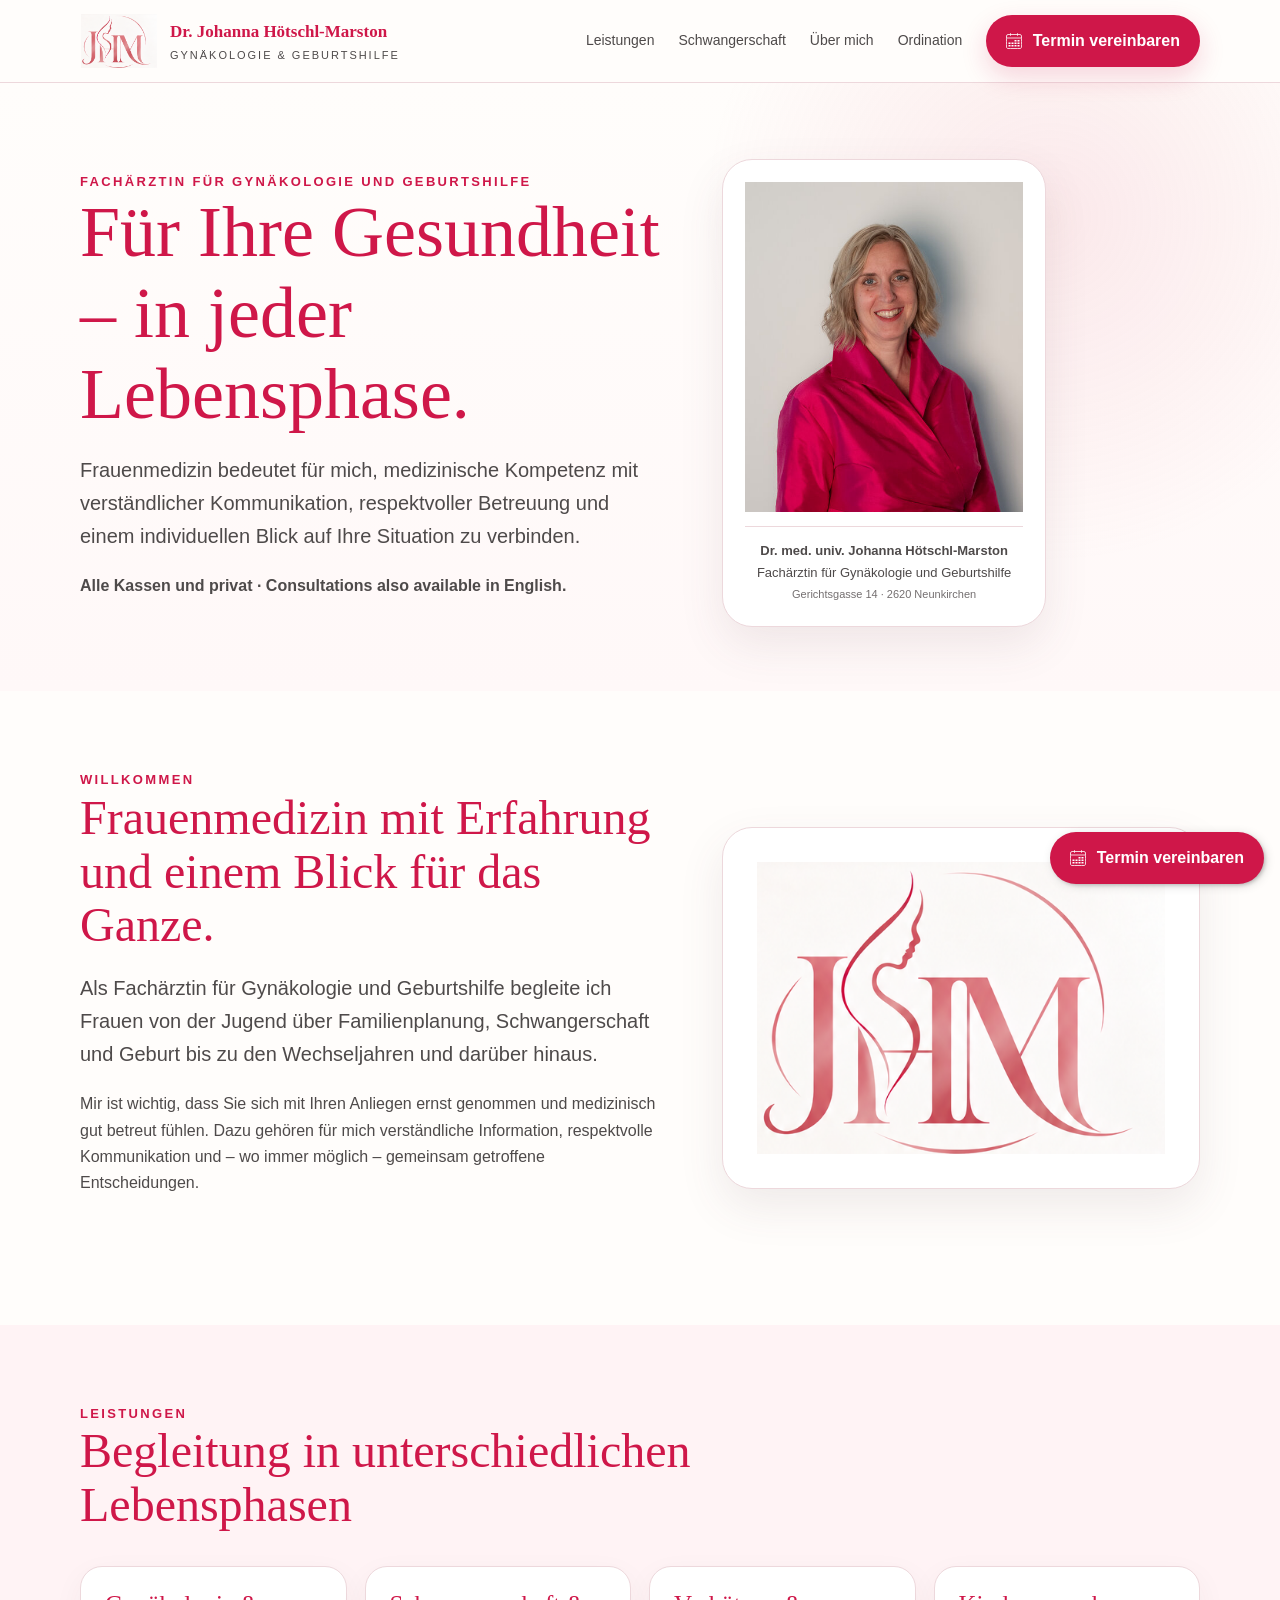
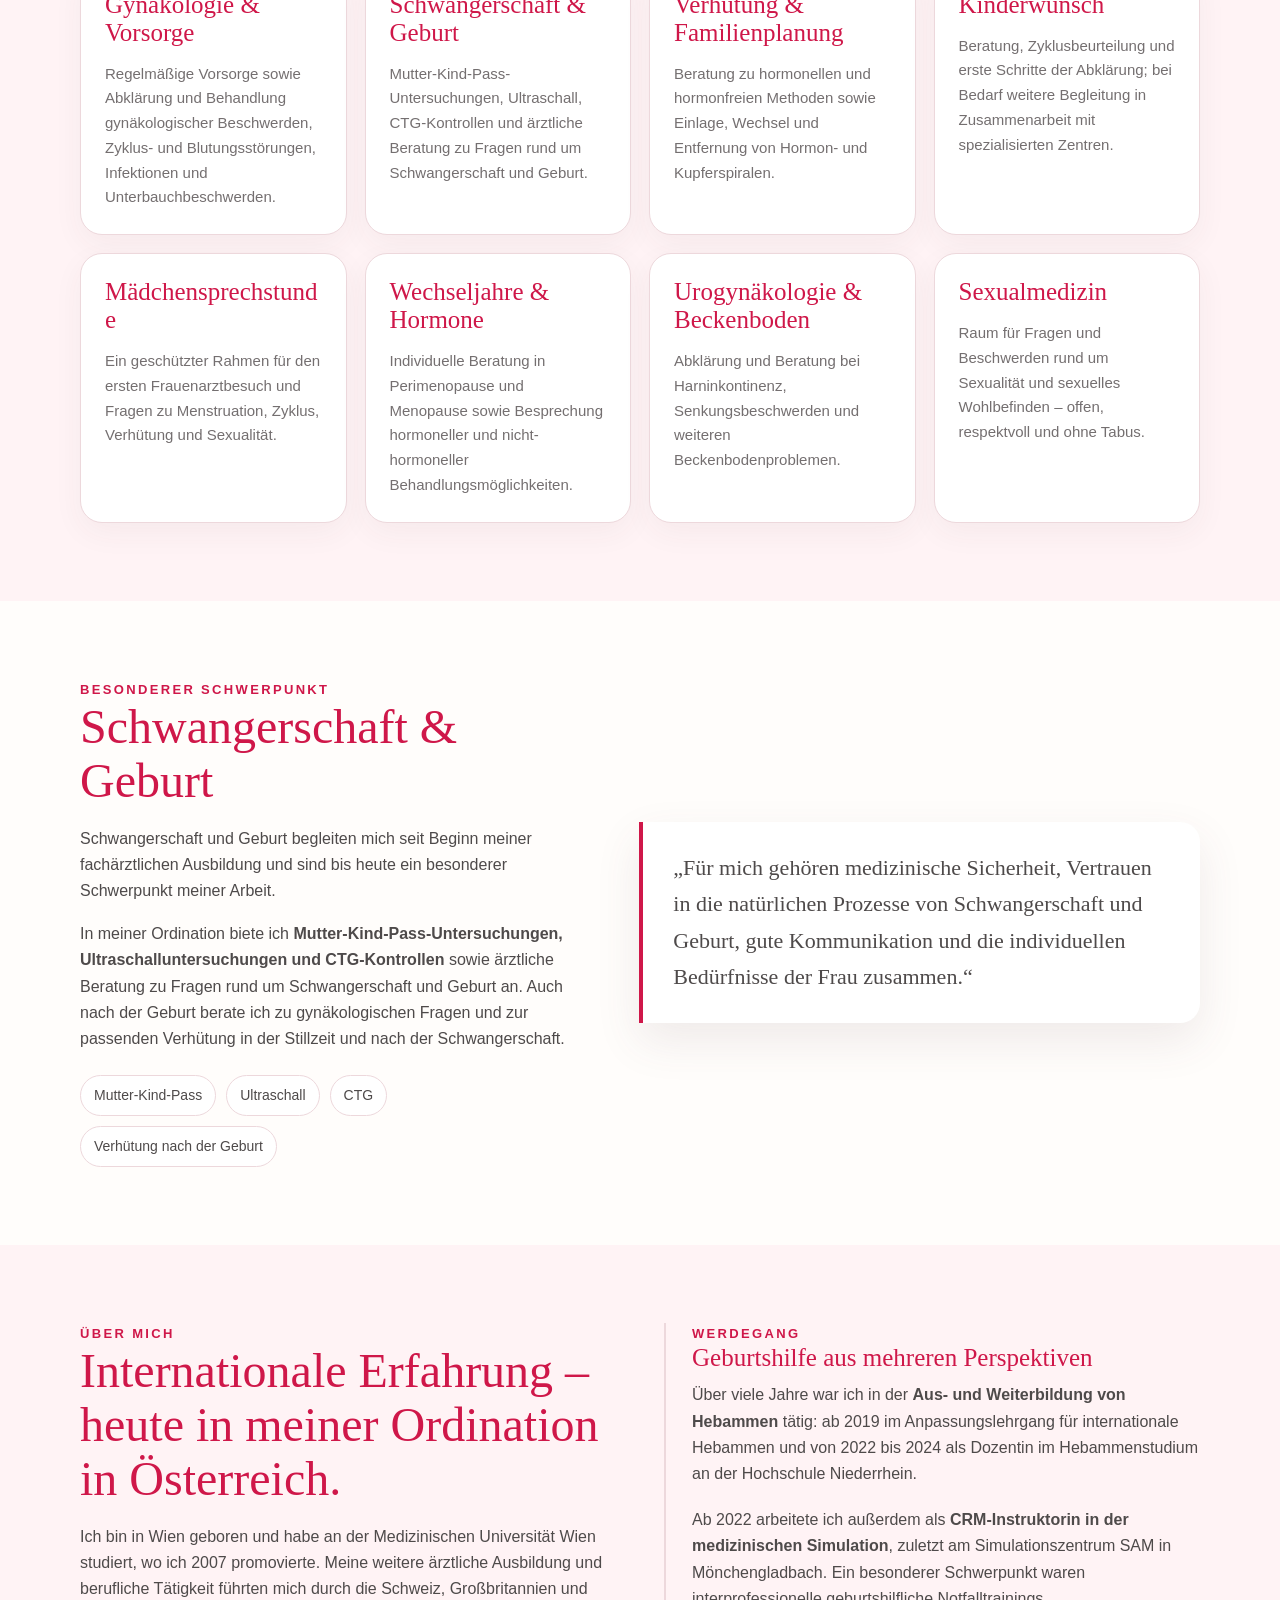
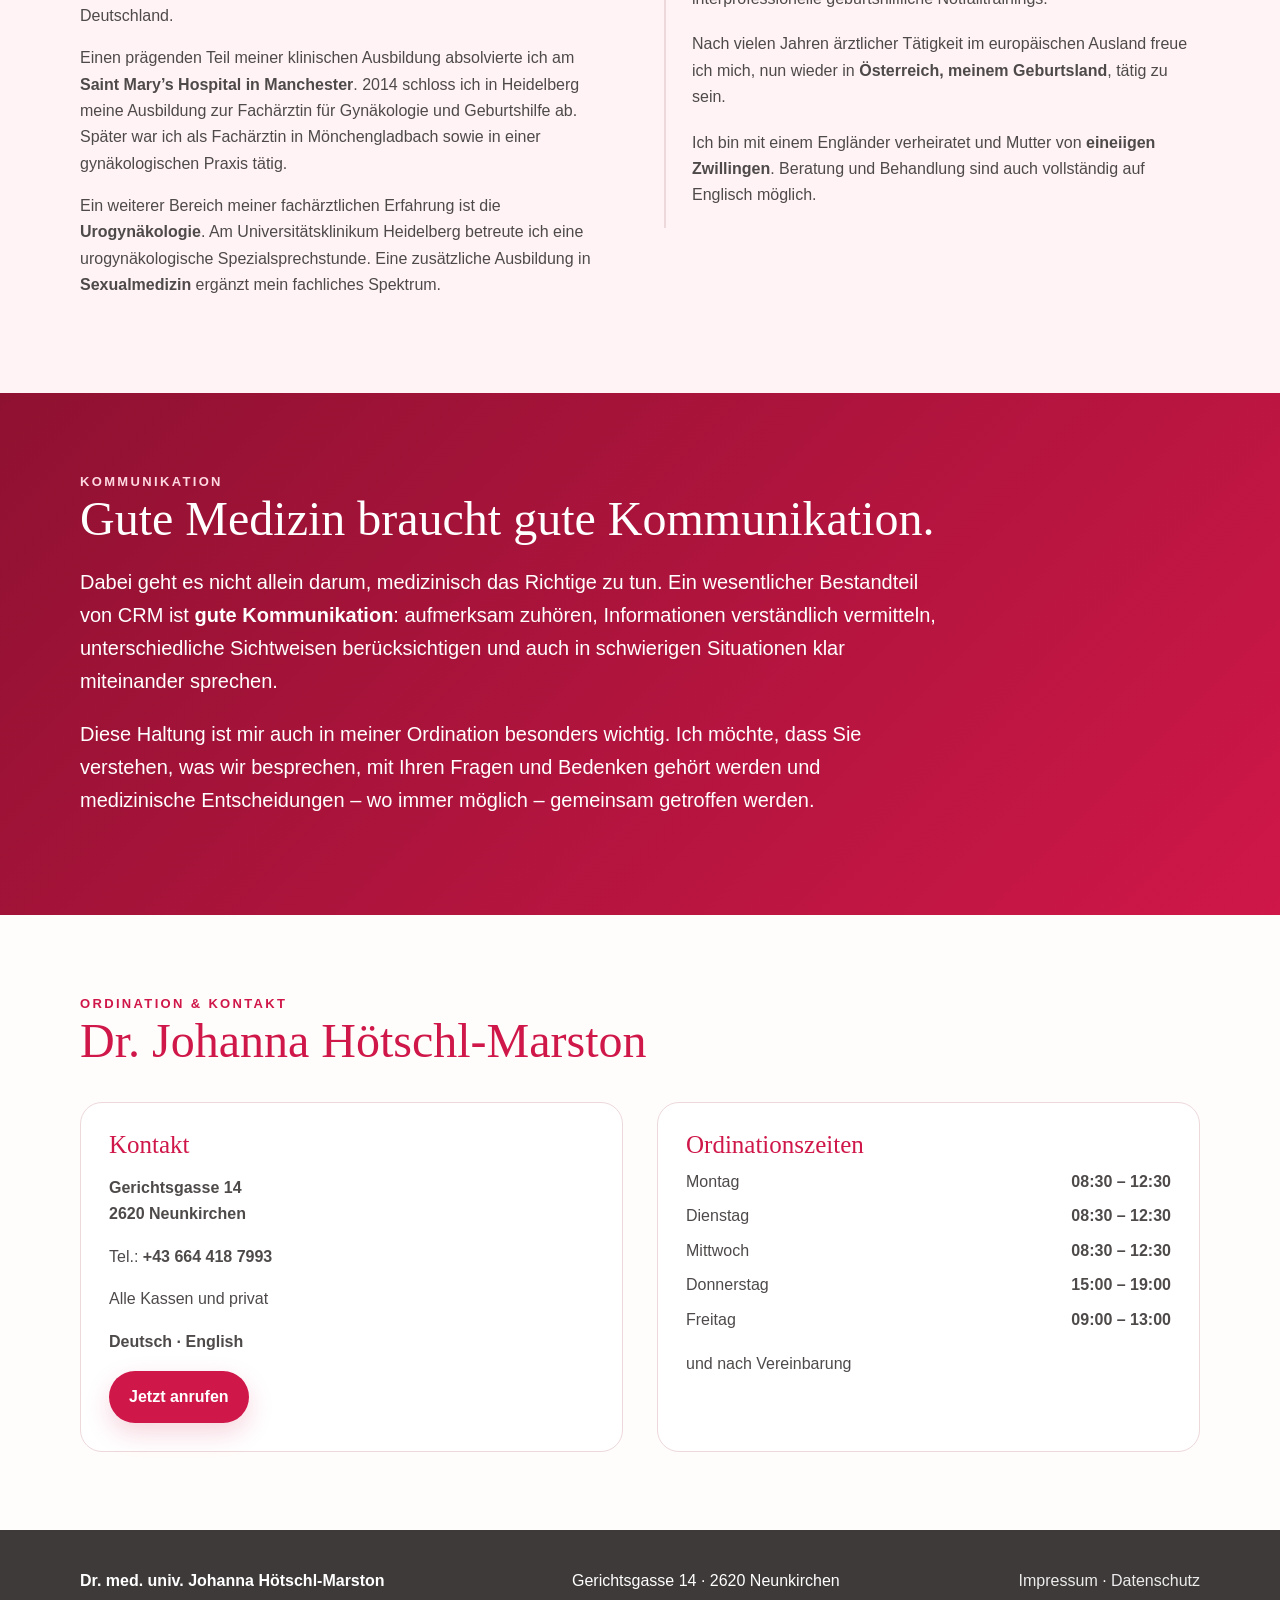
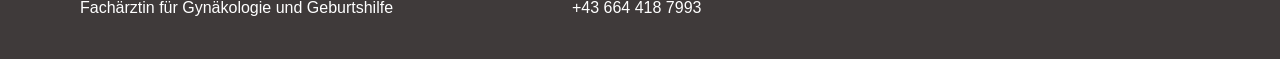
<file: index.html>
<!DOCTYPE html>
<html lang="de">
<head>
<meta charset="utf-8">
<meta name="viewport" content="width=device-width, initial-scale=1">
<title>Dr. Johanna Hötschl-Marston | Gynäkologie & Geburtshilfe</title>
<link rel="stylesheet" href="css/styles.css">
</head>
<body>

<header>
  <div class="container nav">
    <a class="brand" href="#start">
      <img src="assets/logo.png" alt="Praxislogo Dr. Johanna Hötschl-Marston">
      <div class="brand-text">
        <strong>Dr. Johanna Hötschl-Marston</strong>
        <span>Gynäkologie & Geburtshilfe</span>
      </div>
    </a>
    <div class="nav-right">
      <nav aria-label="Hauptnavigation">
        <ul id="mainNav">
          <li><a href="#leistungen">Leistungen</a></li>
          <li><a href="#schwangerschaft">Schwangerschaft</a></li>
          <li><a href="#ueber-mich">Über mich</a></li>
          <li><a href="#ordination">Ordination</a></li>
        </ul>
      </nav>
      <a class="btn js-book-btn" href="#ordination" aria-label="Termin vereinbaren">
        <svg class="cal-icon" aria-hidden="true" viewBox="0 0 20 20" width="16" height="16">
          <path stroke="currentColor" fill-opacity="0" stroke-width="1" d="M17.5 1.88C18.54 1.88 19.37 2.71 19.37 3.75C19.37 6.88 19.37 14.38 19.37 17.5C19.37 18.54 18.54 19.38 17.5 19.38C14.12 19.38 5.87 19.38 2.5 19.38C1.46 19.38 0.63 18.54 0.63 17.5C0.63 14.38 0.63 6.88 0.63 3.75C0.63 2.71 1.46 1.88 2.5 1.88C5.87 1.88 14.12 1.88 17.5 1.88Z M19.38 6.25L0.63 6.25 M5.63 3.44L5.63 0.31 M14.38 3.44L14.38 0.31"></path>
          <path fill="currentColor" stroke-opacity="1" d="M6.88 15L9.38 15L9.38 16.88L6.88 16.88L6.88 15Z M14.38 8.75L16.88 8.75L16.88 10.63L14.38 10.63L14.38 8.75Z M3.13 15L5.63 15L5.63 16.88L3.13 16.88L3.13 15Z M10.63 8.75L13.13 8.75L13.13 10.63L10.63 10.63L10.63 8.75Z M6.88 11.88L9.38 11.88L9.38 13.75L6.88 13.75L6.88 11.88Z M10.63 15L13.13 15L13.13 16.88L10.63 16.88L10.63 15Z M10.63 11.88L13.13 11.88L13.13 13.75L10.63 13.75L10.63 11.88Z M14.38 15L16.88 15L16.88 16.88L14.38 16.88L14.38 15Z M14.38 11.88L16.88 11.88L16.88 13.75L14.38 13.75L14.38 11.88Z M3.12 11.88L5.63 11.88L5.63 13.75L3.12 13.75L3.12 11.88Z"></path>
        </svg>
        <span class="btn-label">Termin</span><span class="btn-label-extra"> vereinbaren</span>
      </a>
      <button class="nav-toggle" type="button" aria-expanded="false" aria-controls="mainNav" aria-label="Menü öffnen">
        <span></span><span></span><span></span>
      </button>
    </div>
  </div>
</header>

<main id="start">
  <section class="hero">
    <div class="container hero-grid">
      <div>
        <div class="eyebrow">Fachärztin für Gynäkologie und Geburtshilfe</div>
        <h1>Für Ihre Gesundheit – in jeder Lebensphase.</h1>
        <p class="lead">Frauenmedizin bedeutet für mich, medizinische Kompetenz mit verständlicher Kommunikation, respektvoller Betreuung und einem individuellen Blick auf Ihre Situation zu verbinden.</p>
        <p><strong>Alle Kassen und privat · Consultations also available in English.</strong></p>
      </div>
      <div class="hero-card hero-card-photo">
        <img class="hero-photo" src="assets/foto-800.jpg"
             srcset="assets/foto-480.jpg 480w, assets/foto-800.jpg 800w, assets/foto-1200.jpg 1200w"
             sizes="(max-width: 640px) 90vw, 430px"
             width="800" height="950"
             alt="Dr. Johanna Hötschl-Marston">
        <div class="hero-meta">
          <strong>Dr. med. univ. Johanna Hötschl-Marston</strong><br>
          Fachärztin für Gynäkologie und Geburtshilfe<br>
          <span class="small">Gerichtsgasse 14 · 2620 Neunkirchen</span>
        </div>
      </div>
    </div>
  </section>

  <section>
    <div class="container hero-grid">
      <div class="section-intro">
        <div class="eyebrow">Willkommen</div>
        <h2>Frauenmedizin mit Erfahrung und einem Blick für das Ganze.</h2>
        <p class="lead">Als Fachärztin für Gynäkologie und Geburtshilfe begleite ich Frauen von der Jugend über Familienplanung, Schwangerschaft und Geburt bis zu den Wechseljahren und darüber hinaus.</p>
        <p>Mir ist wichtig, dass Sie sich mit Ihren Anliegen ernst genommen und medizinisch gut betreut fühlen. Dazu gehören für mich verständliche Information, respektvolle Kommunikation und – wo immer möglich – gemeinsam getroffene Entscheidungen.</p>
      </div>
      <div class="hero-card">
        <img src="assets/logo.png" alt="Praxislogo Dr. Johanna Hötschl-Marston">
      </div>
    </div>
  </section>

  <section id="leistungen" class="focus">
    <div class="container">
      <div class="section-intro">
        <div class="eyebrow">Leistungen</div>
        <h2>Begleitung in unterschiedlichen Lebensphasen</h2>
      </div>
      <div class="services">
        <article class="card"><h3>Gynäkologie & Vorsorge</h3><p>Regelmäßige Vorsorge sowie Abklärung und Behandlung gynäkologischer Beschwerden, Zyklus- und Blutungsstörungen, Infektionen und Unterbauchbeschwerden.</p></article>
        <article class="card"><h3>Schwangerschaft & Geburt</h3><p>Mutter-Kind-Pass-Untersuchungen, Ultraschall, CTG-Kontrollen und ärztliche Beratung zu Fragen rund um Schwangerschaft und Geburt.</p></article>
        <article class="card"><h3>Verhütung & Familienplanung</h3><p>Beratung zu hormonellen und hormonfreien Methoden sowie Einlage, Wechsel und Entfernung von Hormon- und Kupferspiralen.</p></article>
        <article class="card"><h3>Kinderwunsch</h3><p>Beratung, Zyklusbeurteilung und erste Schritte der Abklärung; bei Bedarf weitere Begleitung in Zusammenarbeit mit spezialisierten Zentren.</p></article>
        <article class="card"><h3>Mädchensprechstunde</h3><p>Ein geschützter Rahmen für den ersten Frauenarztbesuch und Fragen zu Menstruation, Zyklus, Verhütung und Sexualität.</p></article>
        <article class="card"><h3>Wechseljahre & Hormone</h3><p>Individuelle Beratung in Perimenopause und Menopause sowie Besprechung hormoneller und nicht-hormoneller Behandlungsmöglichkeiten.</p></article>
        <article class="card"><h3>Urogynäkologie & Beckenboden</h3><p>Abklärung und Beratung bei Harninkontinenz, Senkungsbeschwerden und weiteren Beckenbodenproblemen.</p></article>
        <article class="card"><h3>Sexualmedizin</h3><p>Raum für Fragen und Beschwerden rund um Sexualität und sexuelles Wohlbefinden – offen, respektvoll und ohne Tabus.</p></article>
      </div>
    </div>
  </section>

  <section id="schwangerschaft">
    <div class="container focus-grid">
      <div>
        <div class="eyebrow">Besonderer Schwerpunkt</div>
        <h2>Schwangerschaft & Geburt</h2>
        <p>Schwangerschaft und Geburt begleiten mich seit Beginn meiner fachärztlichen Ausbildung und sind bis heute ein besonderer Schwerpunkt meiner Arbeit.</p>
        <p>In meiner Ordination biete ich <strong>Mutter-Kind-Pass-Untersuchungen, Ultraschalluntersuchungen und CTG-Kontrollen</strong> sowie ärztliche Beratung zu Fragen rund um Schwangerschaft und Geburt an. Auch nach der Geburt berate ich zu gynäkologischen Fragen und zur passenden Verhütung in der Stillzeit und nach der Schwangerschaft.</p>
        <div class="chips">
          <span class="chip">Mutter-Kind-Pass</span><span class="chip">Ultraschall</span><span class="chip">CTG</span><span class="chip">Verhütung nach der Geburt</span>
        </div>
      </div>
      <div class="quote">
        „Für mich gehören medizinische Sicherheit, Vertrauen in die natürlichen Prozesse von Schwangerschaft und Geburt, gute Kommunikation und die individuellen Bedürfnisse der Frau zusammen.“
      </div>
    </div>
  </section>

  <section id="ueber-mich" class="focus">
    <div class="container two-col">
      <div>
        <div class="eyebrow">Über mich</div>
        <h2>Internationale Erfahrung – heute in meiner Ordination in Österreich.</h2>
        <p>Ich bin in Wien geboren und habe an der Medizinischen Universität Wien studiert, wo ich 2007 promovierte. Meine weitere ärztliche Ausbildung und berufliche Tätigkeit führten mich durch die Schweiz, Großbritannien und Deutschland.</p>
        <p>Einen prägenden Teil meiner klinischen Ausbildung absolvierte ich am <strong>Saint Mary’s Hospital in Manchester</strong>. 2014 schloss ich in Heidelberg meine Ausbildung zur Fachärztin für Gynäkologie und Geburtshilfe ab. Später war ich als Fachärztin in Mönchengladbach sowie in einer gynäkologischen Praxis tätig.</p>
        <p>Ein weiterer Bereich meiner fachärztlichen Erfahrung ist die <strong>Urogynäkologie</strong>. Am Universitätsklinikum Heidelberg betreute ich eine urogynäkologische Spezialsprechstunde. Eine zusätzliche Ausbildung in <strong>Sexualmedizin</strong> ergänzt mein fachliches Spektrum.</p>
      </div>
      <div class="timeline">
        <div class="eyebrow">Werdegang</div>
        <h3>Geburtshilfe aus mehreren Perspektiven</h3>
        <p>Über viele Jahre war ich in der <strong>Aus- und Weiterbildung von Hebammen</strong> tätig: ab 2019 im Anpassungslehrgang für internationale Hebammen und von 2022 bis 2024 als Dozentin im Hebammenstudium an der Hochschule Niederrhein.</p>
        <p>Ab 2022 arbeitete ich außerdem als <strong>CRM-Instruktorin in der medizinischen Simulation</strong>, zuletzt am Simulationszentrum SAM in Mönchengladbach. Ein besonderer Schwerpunkt waren interprofessionelle geburtshilfliche Notfalltrainings.</p>
        <p>Nach vielen Jahren ärztlicher Tätigkeit im europäischen Ausland freue ich mich, nun wieder in <strong>Österreich, meinem Geburtsland</strong>, tätig zu sein.</p>
        <p>Ich bin mit einem Engländer verheiratet und Mutter von <strong>eineiigen Zwillingen</strong>. Beratung und Behandlung sind auch vollständig auf Englisch möglich.</p>
      </div>
    </div>
  </section>

  <section class="communication">
    <div class="container">
      <div class="eyebrow" style="color:#ffd8e1">Kommunikation</div>
      <h2>Gute Medizin braucht gute Kommunikation.</h2>
      <div class="copy">
        <p>Dabei geht es nicht allein darum, medizinisch das Richtige zu tun. Ein wesentlicher Bestandteil von CRM ist <strong>gute Kommunikation</strong>: aufmerksam zuhören, Informationen verständlich vermitteln, unterschiedliche Sichtweisen berücksichtigen und auch in schwierigen Situationen klar miteinander sprechen.</p>
        <p>Diese Haltung ist mir auch in meiner Ordination besonders wichtig. Ich möchte, dass Sie verstehen, was wir besprechen, mit Ihren Fragen und Bedenken gehört werden und medizinische Entscheidungen – wo immer möglich – gemeinsam getroffen werden.</p>
      </div>
    </div>
  </section>

  <section id="ordination">
    <div class="container">
      <div class="section-intro">
        <div class="eyebrow">Ordination & Kontakt</div>
        <h2>Dr. Johanna Hötschl-Marston</h2>
      </div>
      <div class="info-grid">
        <div class="info-box">
          <h3>Kontakt</h3>
          <p><strong>Gerichtsgasse 14<br>2620 Neunkirchen</strong></p>
          <p>Tel.: <a href="tel:+436644187993"><strong>+43 664 418 7993</strong></a></p>
          <p>Alle Kassen und privat</p>
          <p><strong>Deutsch · English</strong></p>
          <a class="btn" href="tel:+436644187993">Jetzt anrufen</a>
          <div class="cituroContainer"></div>
        </div>
        <div class="info-box">
          <h3>Ordinationszeiten</h3>
          <div class="hours">
            <span>Montag</span><strong>08:30 – 12:30</strong>
            <span>Dienstag</span><strong>08:30 – 12:30</strong>
            <span>Mittwoch</span><strong>08:30 – 12:30</strong>
            <span>Donnerstag</span><strong>15:00 – 19:00</strong>
            <span>Freitag</span><strong>09:00 – 13:00</strong>
          </div>
          <p style="margin-top:18px">und nach Vereinbarung</p>
        </div>
      </div>
    </div>
  </section>
</main>

<footer>
  <div class="container">
    <div><strong>Dr. med. univ. Johanna Hötschl-Marston</strong><br>Fachärztin für Gynäkologie und Geburtshilfe</div>
    <div>Gerichtsgasse 14 · 2620 Neunkirchen<br>+43 664 418 7993</div>
    <div><a href="impressum.html">Impressum</a> · <a href="#">Datenschutz</a></div>
  </div>
</footer>

<a class="btn js-book-btn btn-floating" href="#ordination">
  <svg class="cal-icon" aria-hidden="true" viewBox="0 0 20 20" width="16" height="16">
    <path stroke="currentColor" fill-opacity="0" stroke-width="1" d="M17.5 1.88C18.54 1.88 19.37 2.71 19.37 3.75C19.37 6.88 19.37 14.38 19.37 17.5C19.37 18.54 18.54 19.38 17.5 19.38C14.12 19.38 5.87 19.38 2.5 19.38C1.46 19.38 0.63 18.54 0.63 17.5C0.63 14.38 0.63 6.88 0.63 3.75C0.63 2.71 1.46 1.88 2.5 1.88C5.87 1.88 14.12 1.88 17.5 1.88Z M19.38 6.25L0.63 6.25 M5.63 3.44L5.63 0.31 M14.38 3.44L14.38 0.31"></path>
    <path fill="currentColor" stroke-opacity="1" d="M6.88 15L9.38 15L9.38 16.88L6.88 16.88L6.88 15Z M14.38 8.75L16.88 8.75L16.88 10.63L14.38 10.63L14.38 8.75Z M3.13 15L5.63 15L5.63 16.88L3.13 16.88L3.13 15Z M10.63 8.75L13.13 8.75L13.13 10.63L10.63 10.63L10.63 8.75Z M6.88 11.88L9.38 11.88L9.38 13.75L6.88 13.75L6.88 11.88Z M10.63 15L13.13 15L13.13 16.88L10.63 16.88L10.63 15Z M10.63 11.88L13.13 11.88L13.13 13.75L10.63 13.75L10.63 11.88Z M14.38 15L16.88 15L16.88 16.88L14.38 16.88L14.38 15Z M14.38 11.88L16.88 11.88L16.88 13.75L14.38 13.75L14.38 11.88Z M3.12 11.88L5.63 11.88L5.63 13.75L3.12 13.75L3.12 11.88Z"></path>
  </svg>
  Termin vereinbaren
</a>
<script id="cituro-widget-loader" src="https://app.cituro.com/booking-widget" data-account-number="1636672" defer></script>
<script src="js/cituro.js" defer></script>
<script src="js/nav.js" defer></script>
</body>
</html>
</file>
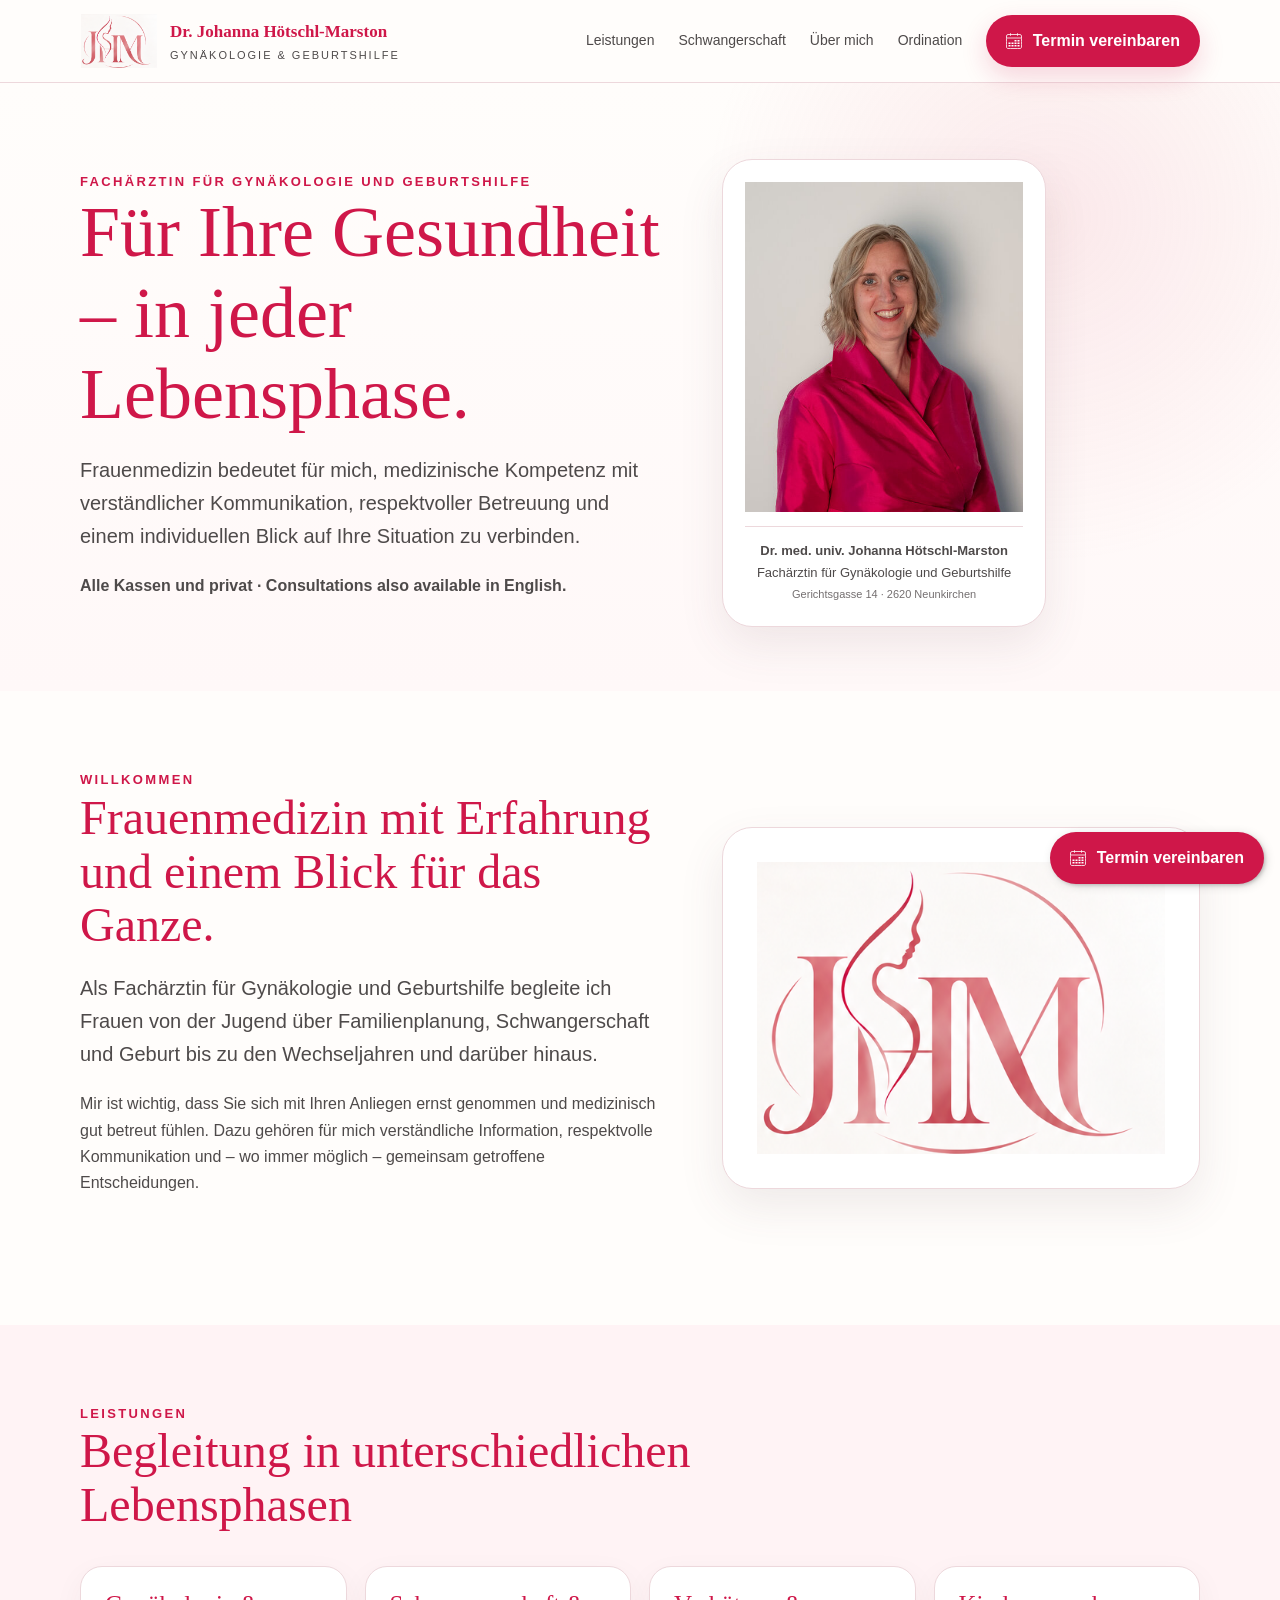
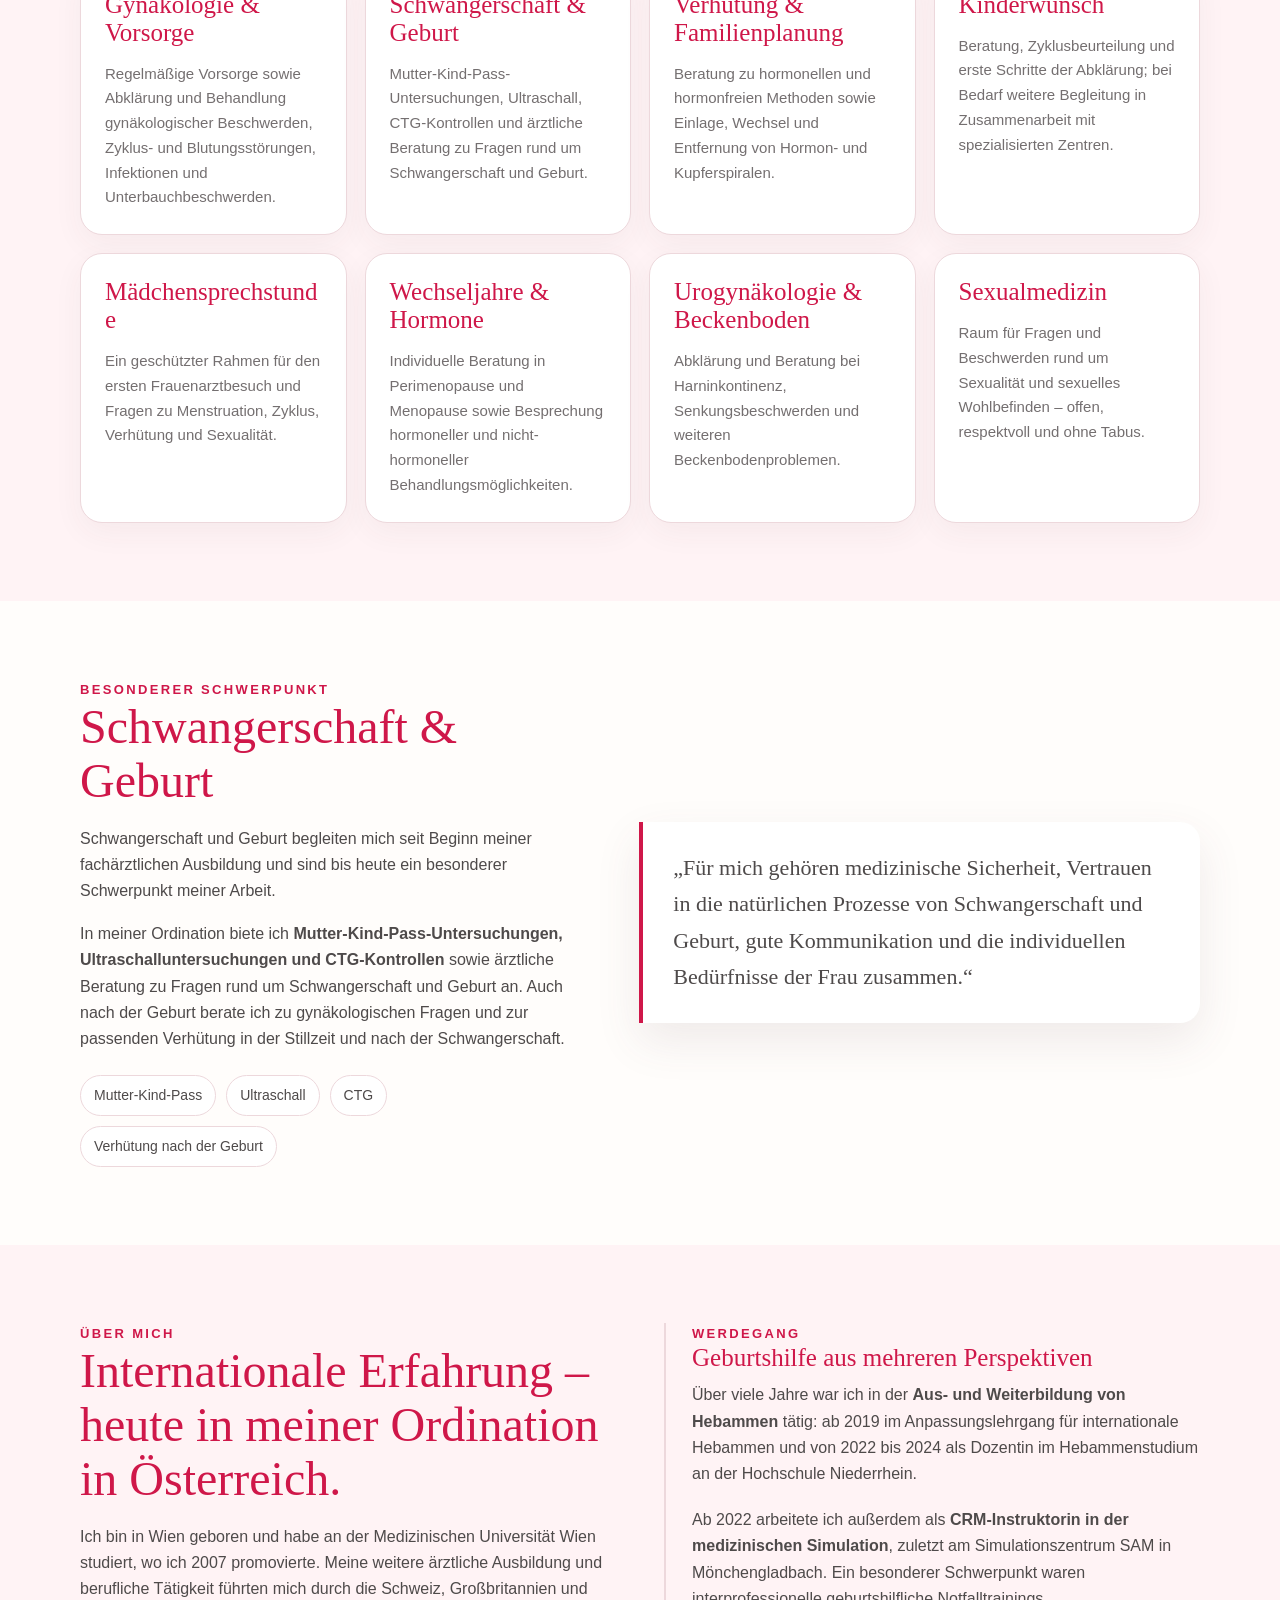
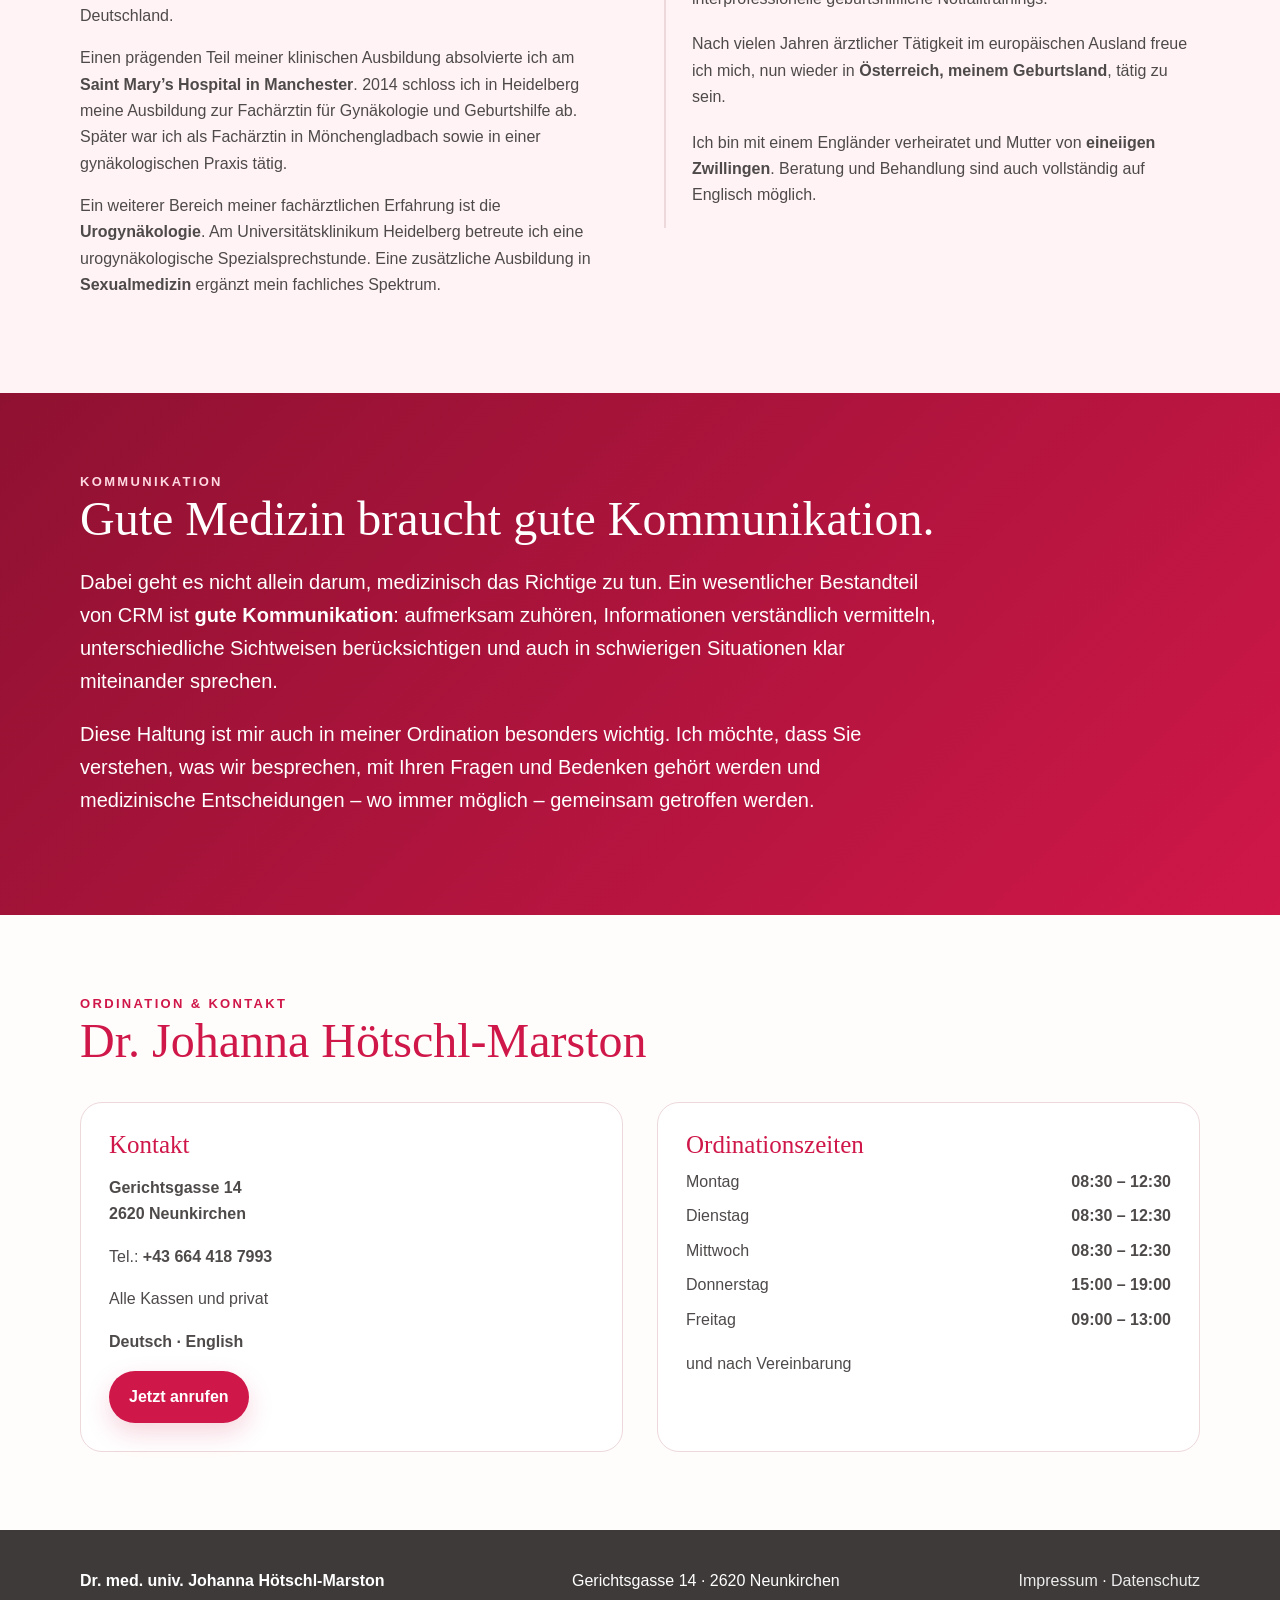
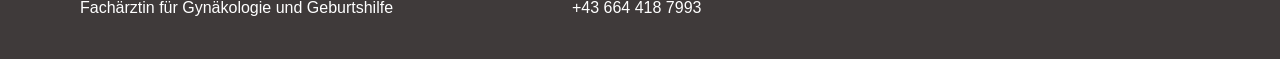
<file: qr/index.html>
<!DOCTYPE html>
<html lang="de">
<head>
<meta charset="utf-8">
<meta name="viewport" content="width=device-width, initial-scale=1">
<meta http-equiv="refresh" content="0; url=/#book">
<title>Terminbuchung | Dr. Johanna Hötschl-Marston</title>
</head>
<body>
<p>Weiterleitung zur Terminbuchung … <a href="/#book">Hier klicken, falls die Weiterleitung nicht automatisch startet.</a></p>
<script>window.location.replace('/#book');</script>
</body>
</html>
</file>
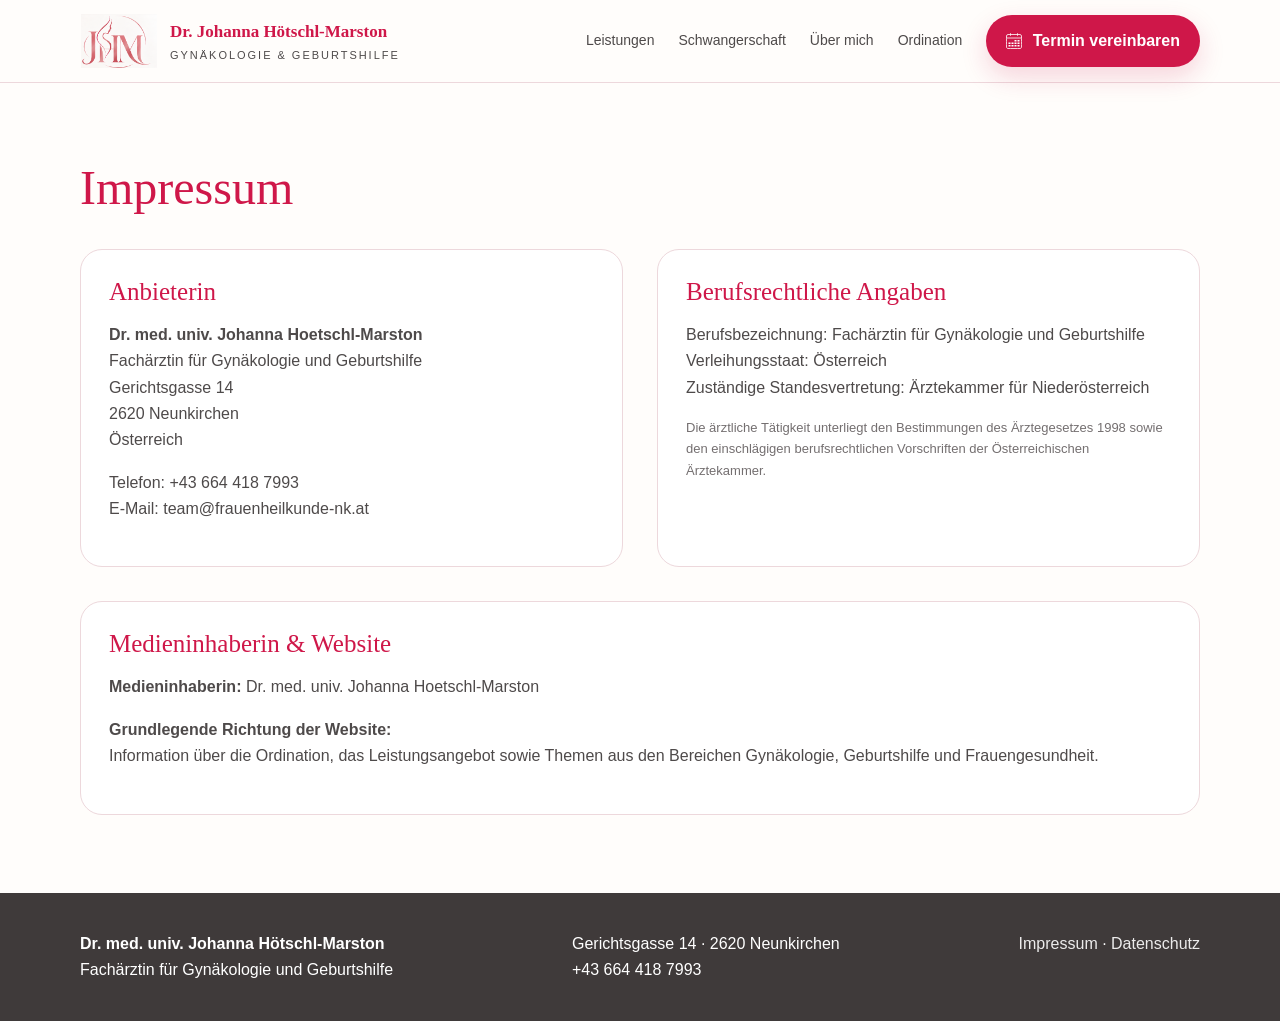
<file: impressum.html>
<!DOCTYPE html>
<html lang="de">
<head>
<meta charset="utf-8">
<meta name="viewport" content="width=device-width, initial-scale=1">
<title>Impressum | Dr. Johanna Hötschl-Marston</title>
<link rel="stylesheet" href="css/styles.css">
</head>
<body>

<header>
  <div class="container nav">
    <a class="brand" href="index.html">
      <img src="assets/logo.png" alt="Praxislogo Dr. Johanna Hötschl-Marston">
      <div class="brand-text">
        <strong>Dr. Johanna Hötschl-Marston</strong>
        <span>Gynäkologie & Geburtshilfe</span>
      </div>
    </a>
    <div class="nav-right">
      <nav aria-label="Hauptnavigation">
        <ul id="mainNav">
          <li><a href="index.html#leistungen">Leistungen</a></li>
          <li><a href="index.html#schwangerschaft">Schwangerschaft</a></li>
          <li><a href="index.html#ueber-mich">Über mich</a></li>
          <li><a href="index.html#ordination">Ordination</a></li>
        </ul>
      </nav>
      <a class="btn" href="index.html#ordination" aria-label="Termin vereinbaren">
        <svg class="cal-icon" aria-hidden="true" viewBox="0 0 20 20" width="16" height="16">
          <path stroke="currentColor" fill-opacity="0" stroke-width="1" d="M17.5 1.88C18.54 1.88 19.37 2.71 19.37 3.75C19.37 6.88 19.37 14.38 19.37 17.5C19.37 18.54 18.54 19.38 17.5 19.38C14.12 19.38 5.87 19.38 2.5 19.38C1.46 19.38 0.63 18.54 0.63 17.5C0.63 14.38 0.63 6.88 0.63 3.75C0.63 2.71 1.46 1.88 2.5 1.88C5.87 1.88 14.12 1.88 17.5 1.88Z M19.38 6.25L0.63 6.25 M5.63 3.44L5.63 0.31 M14.38 3.44L14.38 0.31"></path>
          <path fill="currentColor" stroke-opacity="1" d="M6.88 15L9.38 15L9.38 16.88L6.88 16.88L6.88 15Z M14.38 8.75L16.88 8.75L16.88 10.63L14.38 10.63L14.38 8.75Z M3.13 15L5.63 15L5.63 16.88L3.13 16.88L3.13 15Z M10.63 8.75L13.13 8.75L13.13 10.63L10.63 10.63L10.63 8.75Z M6.88 11.88L9.38 11.88L9.38 13.75L6.88 13.75L6.88 11.88Z M10.63 15L13.13 15L13.13 16.88L10.63 16.88L10.63 15Z M10.63 11.88L13.13 11.88L13.13 13.75L10.63 13.75L10.63 11.88Z M14.38 15L16.88 15L16.88 16.88L14.38 16.88L14.38 15Z M14.38 11.88L16.88 11.88L16.88 13.75L14.38 13.75L14.38 11.88Z M3.12 11.88L5.63 11.88L5.63 13.75L3.12 13.75L3.12 11.88Z"></path>
        </svg>
        <span class="btn-label">Termin</span><span class="btn-label-extra"> vereinbaren</span>
      </a>
      <button class="nav-toggle" type="button" aria-expanded="false" aria-controls="mainNav" aria-label="Menü öffnen">
        <span></span><span></span><span></span>
      </button>
    </div>
  </div>
</header>

<main>
  <section>
    <div class="container">
      <div class="section-intro">
        <h2>Impressum</h2>
      </div>
      <div class="info-grid">
        <div class="info-box">
          <h3>Anbieterin</h3>
          <p>
            <strong>Dr. med. univ. Johanna Hoetschl-Marston</strong><br>
            Fachärztin für Gynäkologie und Geburtshilfe<br>
            Gerichtsgasse 14<br>
            2620 Neunkirchen<br>
            Österreich
          </p>
          <p>
            Telefon: <a href="tel:+436644187993">+43 664 418 7993</a><br>
            E-Mail: <a href="mailto:team@frauenheilkunde-nk.at">team@frauenheilkunde-nk.at</a>
          </p>
        </div>
        <div class="info-box">
          <h3>Berufsrechtliche Angaben</h3>
          <p>
            Berufsbezeichnung: Fachärztin für Gynäkologie und Geburtshilfe<br>
            Verleihungsstaat: Österreich<br>
            Zuständige Standesvertretung: Ärztekammer für Niederösterreich
          </p>
          <p class="small">
            Die ärztliche Tätigkeit unterliegt den Bestimmungen des Ärztegesetzes 1998
            sowie den einschlägigen berufsrechtlichen Vorschriften der Österreichischen
            Ärztekammer.
          </p>
        </div>
      </div>
      <div class="info-grid" style="grid-template-columns:1fr;margin-top:34px">
        <div class="info-box">
          <h3>Medieninhaberin & Website</h3>
          <p><strong>Medieninhaberin:</strong> Dr. med. univ. Johanna Hoetschl-Marston</p>
          <p>
            <strong>Grundlegende Richtung der Website:</strong><br>
            Information über die Ordination, das Leistungsangebot sowie Themen aus den
            Bereichen Gynäkologie, Geburtshilfe und Frauengesundheit.
          </p>
        </div>
      </div>
    </div>
  </section>
</main>

<footer>
  <div class="container">
    <div><strong>Dr. med. univ. Johanna Hötschl-Marston</strong><br>Fachärztin für Gynäkologie und Geburtshilfe</div>
    <div>Gerichtsgasse 14 · 2620 Neunkirchen<br>+43 664 418 7993</div>
    <div><a href="impressum.html">Impressum</a> · <a href="#">Datenschutz</a></div>
  </div>
</footer>

<script src="js/nav.js" defer></script>
</body>
</html>
</file>
<file: css/styles.css>
:root {
  --rose:#cf1749;
  --rose-soft:#e8909f;
  --rose-pale:#fff3f5;
  --ink:#4e4a4a;
  --muted:#746f70;
  --paper:#fffdfb;
  --line:#edd8dc;
  --shadow:0 18px 45px rgba(98,65,74,.10);
}
*{box-sizing:border-box}
html{scroll-behavior:smooth}
body{
  margin:0;background:var(--paper);color:var(--ink);
  font-family:Arial,Helvetica,sans-serif;line-height:1.65;
}
a{color:inherit;text-decoration:none}
img{max-width:100%;display:block}
.container{width:min(1120px,calc(100% - 40px));margin:auto}
header{
  position:sticky;top:0;z-index:10;
  background:rgba(255,253,251,.94);backdrop-filter:blur(10px);
  border-bottom:1px solid var(--line)
}
.nav{height:82px;display:flex;align-items:center;justify-content:space-between;gap:24px}
.nav-right{display:flex;align-items:center;gap:24px;position:relative;align-self:stretch}
.nav-toggle{display:none}
.brand{display:flex;align-items:center;gap:12px;min-width:0;flex-shrink:1}
.brand img{width:78px;height:54px;object-fit:contain;flex-shrink:0}
.brand-text{min-width:0}
.brand-text strong{font-family:Georgia,serif;color:var(--rose);font-size:17px;white-space:nowrap;display:block}
.brand-text span{display:block;font-size:11px;letter-spacing:.18em;text-transform:uppercase;white-space:nowrap;overflow:hidden;text-overflow:ellipsis}
nav ul{display:flex;gap:24px;list-style:none;margin:0;padding:0;font-size:14px}
.btn{
  display:inline-block;background:var(--rose);color:white;white-space:nowrap;
  padding:13px 20px;border-radius:999px;font-weight:700;
  box-shadow:0 10px 26px rgba(207,23,73,.18)
}
.btn.secondary{background:white;color:var(--rose);border:1px solid var(--rose);box-shadow:none}
.btn .cal-icon{vertical-align:-3px;margin-right:6px}
.hero{
  padding:76px 0 64px;
  background:
    radial-gradient(circle at 82% 22%, rgba(232,144,159,.18), transparent 30%),
    linear-gradient(180deg,#fffdfb 0%,#fff8f8 100%);
}
.hero-grid{display:grid;grid-template-columns:1.1fr .9fr;gap:58px;align-items:center}
.eyebrow{color:var(--rose);text-transform:uppercase;letter-spacing:.18em;font-weight:700;font-size:13px}
h1,h2,h3{font-family:Georgia,'Times New Roman',serif;font-weight:500;line-height:1.12;margin-top:0}
h1{font-size:clamp(42px,6vw,72px);color:var(--rose);margin-bottom:18px}
h2{font-size:clamp(34px,4vw,48px);color:var(--rose);margin-bottom:18px}
h3{font-size:25px;color:var(--rose);margin-bottom:10px}
.lead{font-size:20px;max-width:720px}
.hero-card{
  background:white;border:1px solid var(--line);border-radius:30px;
  padding:34px;box-shadow:var(--shadow)
}
.hero-card img{width:100%;max-width:430px;height:auto;margin:auto}
.hero-card img.hero-photo{max-width:280px}
.hero-card-photo{max-width:324px;padding:22px;justify-self:start}
.hero-card-photo .hero-meta{margin-top:14px;padding-top:13px;font-size:13px}
.hero-card-photo .hero-meta .small{font-size:11px}
.hero-meta{text-align:center;border-top:1px solid var(--line);margin-top:22px;padding-top:20px}
.hero-actions{display:flex;gap:12px;flex-wrap:wrap;margin-top:26px}
section{padding:78px 0}
.section-intro{max-width:760px;margin-bottom:34px}
.services{display:grid;grid-template-columns:repeat(4,minmax(0,1fr));gap:18px}
.card{
  background:white;border:1px solid var(--line);border-radius:22px;
  padding:24px;box-shadow:0 10px 30px rgba(82,63,67,.05)
}
.card h3,.card p{overflow-wrap:break-word;-webkit-hyphens:auto;hyphens:auto}
.card p{margin-bottom:0;color:var(--muted);font-size:15px}
.focus{background:var(--rose-pale)}
.focus-grid{display:grid;grid-template-columns:.95fr 1.05fr;gap:52px;align-items:center}
.quote{
  background:white;border-left:4px solid var(--rose);
  padding:28px 30px;border-radius:0 20px 20px 0;
  box-shadow:var(--shadow);font-family:Georgia,serif;font-size:22px
}
.chips{display:flex;flex-wrap:wrap;gap:10px;margin-top:22px}
.chip{background:white;border:1px solid var(--line);border-radius:999px;padding:8px 13px;font-size:14px}
.two-col{display:grid;grid-template-columns:1fr 1fr;gap:48px;align-items:start}
.timeline{border-left:2px solid var(--line);padding-left:26px}
.timeline p{margin:0 0 19px}
.communication{
  background:linear-gradient(135deg,#8f1131,#cf1749);color:white
}
.communication h2{color:white}
.communication .copy{max-width:860px;font-size:20px}
.info-grid{display:grid;grid-template-columns:1fr 1fr;gap:34px}
.info-box{background:white;border:1px solid var(--line);border-radius:22px;padding:28px}
.hours{display:grid;grid-template-columns:1fr auto;gap:8px 22px}
.small{font-size:13px;color:var(--muted)}
footer{background:#3f3a3a;color:white;padding:38px 0}
footer .container{display:flex;justify-content:space-between;gap:30px;flex-wrap:wrap}
footer a{opacity:.9}
.note{
  margin-top:26px;padding:14px 16px;background:#fff6df;border-radius:14px;
  color:#6e5d27;font-size:13px
}
@media(max-width:1060px){
  .brand img{width:60px;height:42px}
  .brand-text strong{font-size:14px}
  .brand-text span{font-size:9px;letter-spacing:.12em}
  .nav .btn-label-extra{display:none}
}
@media(max-width:900px){
  .nav-toggle{
    display:flex;flex-direction:column;justify-content:center;gap:5px;
    width:38px;height:38px;padding:0;border:none;background:none;cursor:pointer
  }
  .nav-toggle span{display:block;width:100%;height:2px;background:var(--rose);border-radius:2px}
  nav ul{
    display:none;
    position:absolute;top:100%;right:0;left:auto;
    width:220px;
    flex-direction:column;gap:0;
    background:var(--paper);border:1px solid var(--line);border-radius:0 0 14px 14px;
    padding:8px 0;box-shadow:0 14px 28px rgba(98,65,74,.12)
  }
  nav ul.open{display:flex}
  nav ul li a{display:block;padding:12px 20px;text-align:right;font-family:Georgia,'Times New Roman',serif}
  .hero-grid,.focus-grid,.two-col,.info-grid{grid-template-columns:1fr}
  .services{grid-template-columns:repeat(2,1fr)}
  .hero{padding-top:48px}
}
@media(max-width:560px){
  .container{width:min(100% - 26px,1120px)}
  .nav{gap:8px}
  .nav-right{gap:8px}
  .brand{gap:8px}
  .brand img{width:44px;height:31px}
  .brand-text strong{font-size:11px}
  .brand-text span{display:none}
  .services{grid-template-columns:1fr}
  .nav .btn-label{display:none}
  .nav .js-book-btn{padding:10px;display:inline-flex;align-items:center;justify-content:center}
  .nav .cal-icon{margin-right:0;vertical-align:0}
  section{padding:58px 0}
}

.btn-floating{
  position:fixed;right:1em;bottom:1em;z-index:999;
  box-shadow:2px 2px 5px -2px rgba(0,0,0,.3),2px 2px 12px -2px rgba(0,0,0,.2);
}
/* Cituro renders its own floating button (blue, in body); we use our own
   .btn-floating pill instead so both booking buttons match the site design. */
.cituroContainer[floating]{display:none !important}
section[id]{scroll-margin-top:100px}
</file>
